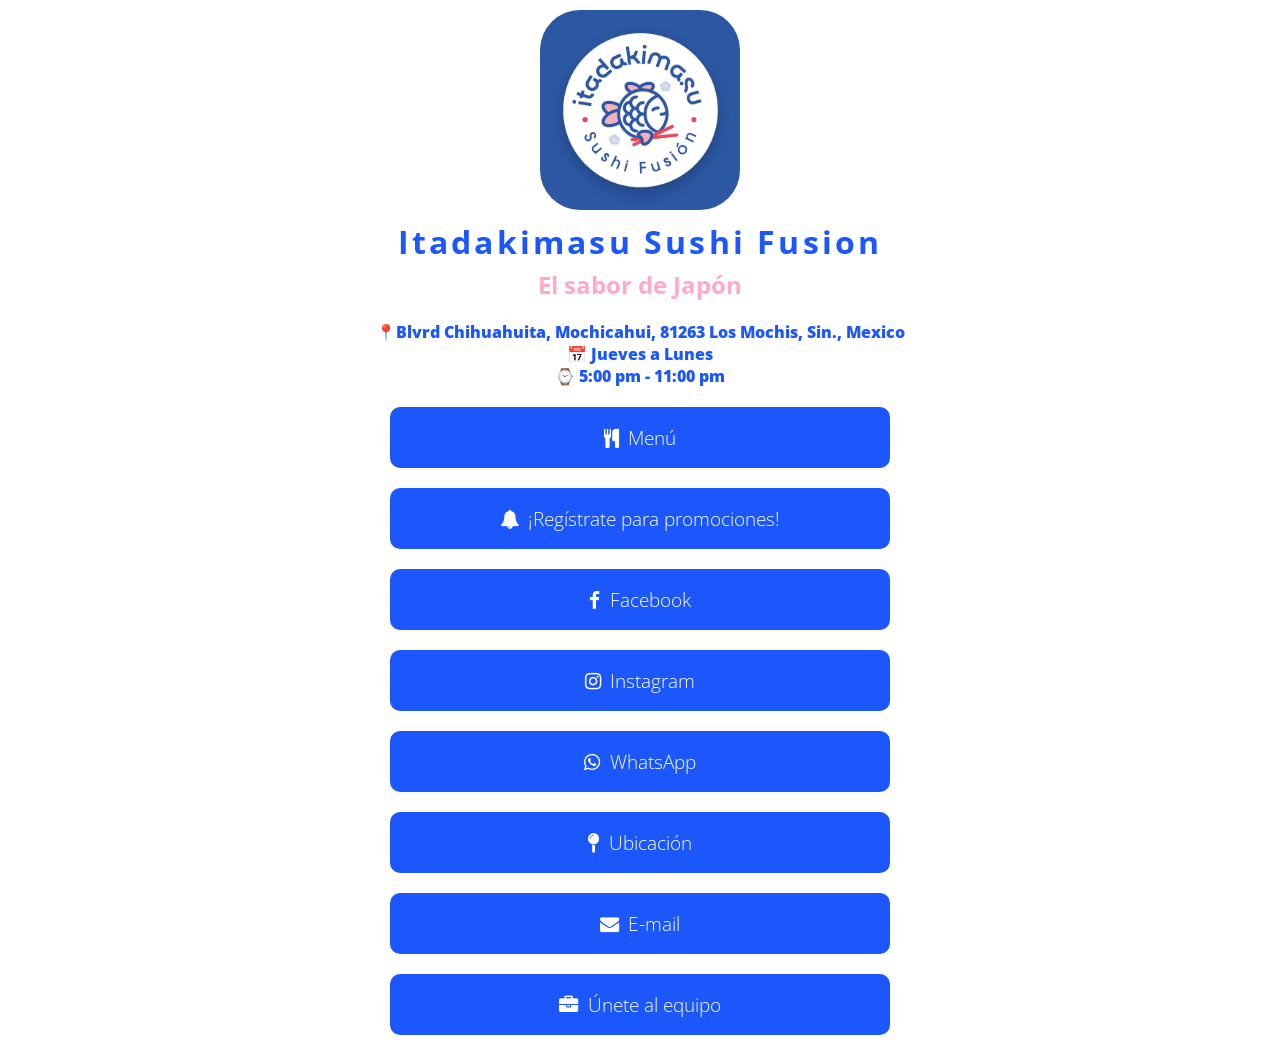
<file: index.html>
<!DOCTYPE html>

<html lang="es">
<head>
  <meta charset="UTF-8" />
  <meta name="description" content="Itadakimasu Sushi Fusión — El sabor de Japón. Ubicados en Los Mochis, Sin. Abierto Jueves a Lunes de 5:00 pm a 11:00 pm." />
  <meta name="viewport" content="width=device-width, initial-scale=1" />
  <title>Itadakimasu Sushi Fusión</title>
  <link rel="stylesheet" href="assets/css/style.css" />
  <link rel="stylesheet" href="assets/css/font-awesome.min.css" />
  <link rel="icon" href="assets/media/favicon.png" type="image/png" />
  <script src="assets/js/script.js" defer></script>
</head>

<body>
  <div id="profile">
    <img id="userPhoto" src="assets/media/profile.png" alt="itadakimasulm's profile picture" />
    <div id="userName">
      <h1>Itadakimasu Sushi Fusion</h1>
      <h2>El sabor de Japón</h2>
      <div>📍Blvrd Chihuahuita, Mochicahui, 81263 Los Mochis, Sin., Mexico</div>
      <div>📅 Jueves a Lunes</div>
      <div>⌚ 5:00 pm - 11:00 pm</div>
    </div>
  </div>
  <div id="links">
    <a class="link" href="assets/media/menu-2026-01-21.pdf" target="_blank" rel="noopener noreferrer"><i class="fa fa-cutlery" aria-hidden="true"></i> Menú</a>
    <button class="link Buzz_animation" id="registrateButton" type="button"><i class="fa fa-bell" aria-hidden="true"></i> ¡Regístrate para promociones!</button>
    <a class="link" href="https://www.facebook.com/people/Itadakimasu-Sushi-Fusi%C3%B3n/61577594511317/" target="_blank" rel="noopener noreferrer"><i class="fa fa-facebook-f" aria-hidden="true"></i> Facebook</a>
    <a class="link" href="https://www.instagram.com/itadakimasulm/" target="_blank" rel="noopener noreferrer"><i class="fa fa-instagram" aria-hidden="true"></i> Instagram</a>
    <a class="link" id="whatsappLink" href="https://wa.me/526681293315?text=Hola%2C%20me%20gustar%C3%ADa%20ordenar" target="_blank" rel="noopener noreferrer"><i class="fa fa-whatsapp" aria-hidden="true"></i> WhatsApp</a>
    <a class="link" href="https://maps.app.goo.gl/S5nDeDx63SUh92Br7" target="_blank" rel="noopener noreferrer"><i class="fa fa-map-pin" aria-hidden="true"></i> Ubicación</a>
    <a class="link" href="mailto:itadakimas.sushi@gmail.com" rel="noopener noreferrer"><i class="fa fa-envelope" aria-hidden="true"></i> E-mail</a>
    <a class="link" href="careers.html" rel="noopener noreferrer"><i class="fa fa-briefcase" aria-hidden="true"></i> Únete al equipo</a>
  </div>

  <!-- Modal Overlay -->
  <div id="modalOverlay"></div>

  <!-- Promo signup modal -->
  <div id="promoModal" role="dialog" aria-modal="true" aria-labelledby="promoTitle">
    <button id="promoClose" type="button" aria-label="Cerrar">&times;</button>

    <h2 id="promoTitle">¡Regístrate para promociones!</h2>
    <p class="promo-copy">
      Déjanos tus datos y sé de los primeros en enterarte de nuestras promociones,
      descuentos y novedades.
    </p>

    <form class="promo-form" id="promoForm">
      <div>
        <label for="promoCorreo">Correo electrónico *</label>
        <input type="email" id="promoCorreo" name="correo" required maxlength="254" autocomplete="email" placeholder="tucorreo@ejemplo.com" />
      </div>

      <div>
        <label for="promoTelefono">Número de teléfono</label>
        <input type="tel" id="promoTelefono" name="telefono" autocomplete="tel"
               inputmode="tel" maxlength="20" pattern="(\D*\d){10,}\D*"
               title="Escribe al menos 10 dígitos, ej. 668 123 4567"
               placeholder="Ej. 668 123 4567" />
      </div>

      <button type="submit" class="submit-btn" id="promoSubmit">Enviar</button>
    </form>

    <div class="form-message" id="promoMessage" role="status" aria-live="polite"></div>
  </div>
</body>

</html>
</file>
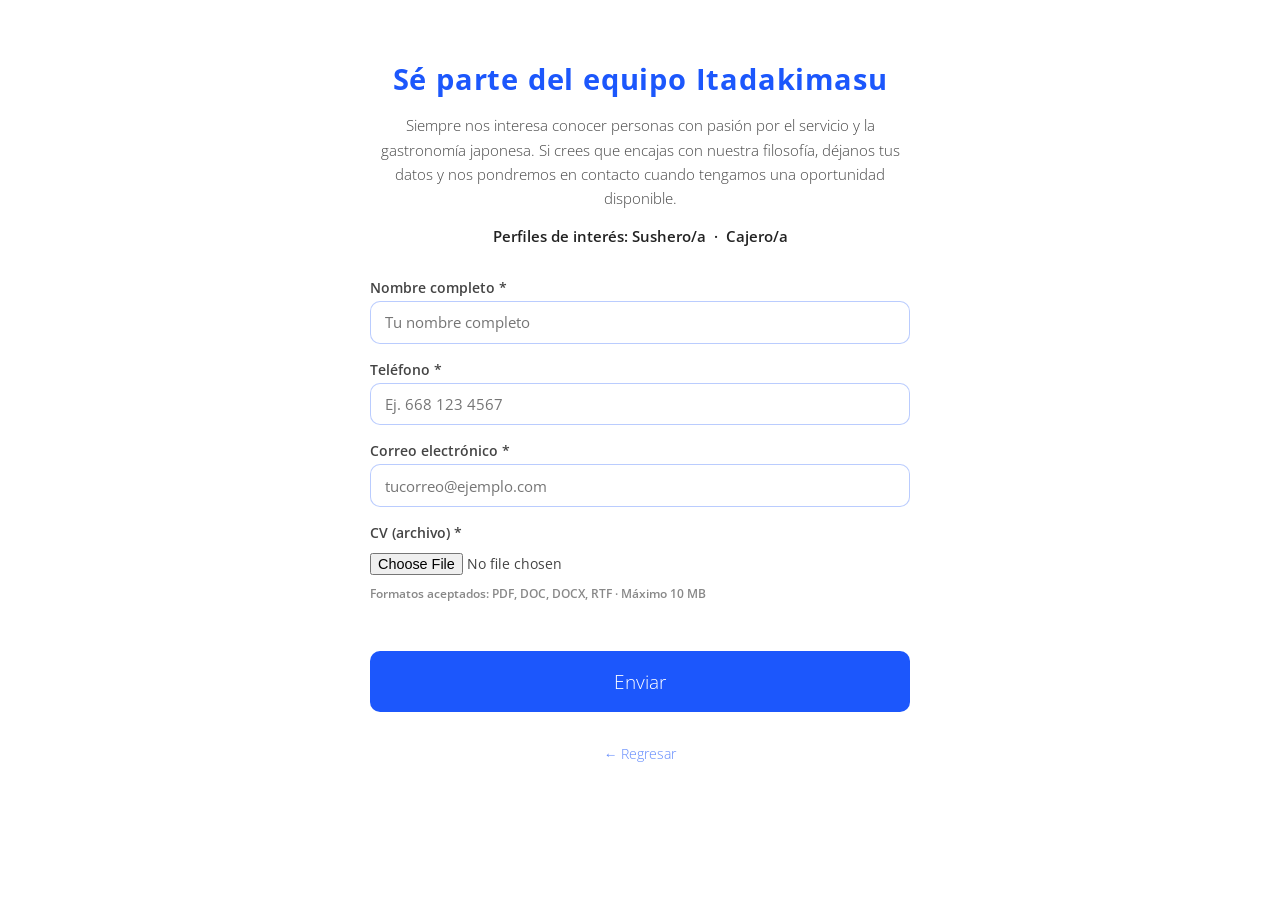
<file: careers.html>
<!DOCTYPE html>
<html lang="es">
<head>
  <meta charset="UTF-8" />
  <meta name="viewport" content="width=device-width, initial-scale=1.0" />
  <title>Únete al equipo — Itadakimasu Sushi Fusión</title>
  <link rel="icon" href="assets/media/favicon.png" type="image/png" />
  <link rel="stylesheet" href="assets/css/style.css" />
  <!-- Cloudflare Turnstile -->
  <script src="https://challenges.cloudflare.com/turnstile/v0/api.js" async defer></script>
  <!-- Clarity analytics + shared site config -->
  <script src="assets/js/script.js" defer></script>
</head>
<body>

  <div class="careers-page">

    <h1>Sé parte del equipo Itadakimasu</h1>

    <p class="tagline">
      Siempre nos interesa conocer personas con pasión por el servicio y la gastronomía japonesa.
      Si crees que encajas con nuestra filosofía, déjanos tus datos y nos pondremos en contacto
      cuando tengamos una oportunidad disponible.
    </p>

    <p class="roles">Perfiles de interés: Sushero/a &nbsp;·&nbsp; Cajero/a</p>

    <form class="careers-form" id="careersForm">

      <div>
        <label for="nombre">Nombre completo *</label>
        <input type="text" id="nombre" name="nombre" required placeholder="Tu nombre completo" />
      </div>

      <div>
        <label for="telefono">Teléfono *</label>
        <input type="tel" id="telefono" name="telefono" required placeholder="Ej. 668 123 4567" />
      </div>

      <div>
        <label for="email">Correo electrónico *</label>
        <input type="email" id="email" name="email" required placeholder="tucorreo@ejemplo.com" />
      </div>

      <div>
        <span class="file-label">CV (archivo) *</span>
        <input
          type="file"
          id="cv"
          name="cv"
          required
          accept=".pdf,.doc,.docx,.rtf"
        />
        <span class="file-hint">Formatos aceptados: PDF, DOC, DOCX, RTF · Máximo 10 MB</span>
      </div>

      <!-- Cloudflare Turnstile widget -->
      <div class="turnstile-wrapper">
        <div class="cf-turnstile" data-sitekey="0x4AAAAAADIa7s30V27Ywbvq" data-language="es" data-theme="light" data-refresh-expired="auto"></div>
      </div>

      <button type="submit" class="submit-btn" id="submitBtn">Enviar</button>

    </form>

    <div class="form-message" id="formMessage"></div>

    <a href="index.html" class="back-link">← Regresar</a>

  </div>

  <script>
    // CAREERS_GAS_URL comes from assets/js/script.js; it's read inside the
    // submit handler, so the deferred script has run by then
    const form = document.getElementById('careersForm');
    const submitBtn = document.getElementById('submitBtn');
    const formMessage = document.getElementById('formMessage');

    const ALLOWED_TYPES = [
      'application/pdf',
      'application/msword',
      'application/vnd.openxmlformats-officedocument.wordprocessingml.document',
      'application/rtf',
      'text/rtf'
    ];
    const ALLOWED_EXTENSIONS = ['.pdf', '.doc', '.docx', '.rtf'];

    function showMessage(text, type) {
      formMessage.textContent = text;
      formMessage.className = 'form-message ' + type;
    }

    function validateFileType(file) {
      const name = file.name.toLowerCase();
      const hasValidExtension = ALLOWED_EXTENSIONS.some(ext => name.endsWith(ext));
      const hasValidType = ALLOWED_TYPES.includes(file.type) || file.type === '';
      return hasValidExtension && hasValidType;
    }

    // A Turnstile token is single-use: after any failed attempt the widget
    // must issue a fresh one or the retry is rejected server-side
    function resetTurnstile() {
      if (window.turnstile) {
        try { window.turnstile.reset(); } catch (_) {}
      }
    }

    function restoreSubmitButton() {
      submitBtn.disabled = false;
      submitBtn.textContent = 'Enviar';
    }

    // If challenges.cloudflare.com is blocked (ad blockers, restricted
    // networks) the widget never renders and the form can't be submitted —
    // tell the user instead of leaving a dead end
    window.addEventListener('load', function () {
      setTimeout(function () {
        if (typeof window.turnstile === 'undefined') {
          const wrapper = document.querySelector('.turnstile-wrapper');
          if (wrapper) {
            wrapper.innerHTML =
              '<p class="turnstile-fallback">No se pudo cargar la verificación de seguridad. ' +
              'Desactiva el bloqueador de anuncios y recarga la página, o envíanos tu CV directamente a ' +
              '<a href="mailto:itadakimas.sushi@gmail.com">itadakimas.sushi@gmail.com</a>.</p>';
          }
        }
      }, 3000);
    });

    form.addEventListener('submit', async function (e) {
      e.preventDefault();

      const nombre = document.getElementById('nombre').value.trim();
      const telefono = document.getElementById('telefono').value.trim();
      const email = document.getElementById('email').value.trim();
      const cvInput = document.getElementById('cv');
      const cvFile = cvInput.files[0];

      if (!nombre || !telefono || !email || !cvFile) {
        showMessage('Por favor completa todos los campos requeridos.', 'error');
        return;
      }

      const telefonoDigits = telefono.replace(/\D/g, '');
      if (telefonoDigits.length < 8 || telefonoDigits.length > 15) {
        showMessage('El teléfono no parece válido. Escribe un número de 10 dígitos, ej. 668 123 4567.', 'error');
        return;
      }

      if (!validateFileType(cvFile)) {
        showMessage('Tipo de archivo no permitido. Por favor sube un PDF, DOC, DOCX o RTF.', 'error');
        return;
      }

      if (cvFile.size > 10 * 1024 * 1024) {
        showMessage('El archivo es demasiado grande. El tamaño máximo es 10 MB.', 'error');
        return;
      }

      const turnstileToken = document.querySelector('[name="cf-turnstile-response"]')?.value;
      if (!turnstileToken) {
        showMessage('Por favor completa la verificación de seguridad.', 'error');
        return;
      }

      submitBtn.disabled = true;
      submitBtn.textContent = 'Enviando...';

      try {
        const fileBase64 = await new Promise((resolve, reject) => {
          const reader = new FileReader();
          reader.onload = () => resolve(reader.result.split(',')[1]);
          reader.onerror = () => reject(new Error('Error al leer el archivo'));
          reader.readAsDataURL(cvFile);
        });

        const payload = {
          nombre,
          telefono,
          email,
          fileName: cvFile.name,
          fileType: cvFile.type || 'application/octet-stream',
          fileData: fileBase64,
          turnstileToken
        };

        // text/plain keeps this a CORS "simple request" (no preflight, which
        // GAS doesn't support); the JSON response is readable because GAS
        // serves Access-Control-Allow-Origin: * on the /exec redirect chain
        const response = await fetch(CAREERS_GAS_URL, {
          method: 'POST',
          headers: { 'Content-Type': 'text/plain;charset=utf-8' },
          body: JSON.stringify(payload)
        });

        if (!response.ok) {
          throw new Error('HTTP ' + response.status);
        }

        const result = await response.json();

        if (result.status === 'ok') {
          form.style.display = 'none';
          showMessage('¡Gracias! Hemos recibido tu información. Nos pondremos en contacto si surge una oportunidad.', 'success');
        } else if (result.status === 'partial') {
          form.style.display = 'none';
          showMessage('Recibimos tus datos, pero tu CV no se pudo guardar. Por favor envíalo a itadakimas.sushi@gmail.com mencionando tu nombre.', 'success');
        } else if (result.message === 'Verificación de seguridad fallida.') {
          showMessage('La verificación de seguridad expiró. Completa de nuevo el recuadro de verificación e intenta otra vez.', 'error');
          resetTurnstile();
          restoreSubmitButton();
        } else {
          showMessage('No se pudo enviar tu solicitud. Por favor intenta de nuevo o escríbenos a itadakimas.sushi@gmail.com.', 'error');
          resetTurnstile();
          restoreSubmitButton();
        }

      } catch (err) {
        showMessage('Ocurrió un error al enviar. Revisa tu conexión e intenta de nuevo.', 'error');
        resetTurnstile();
        restoreSubmitButton();
      }
    });
  </script>

</body>
</html>
</file>
<file: assets/css/style.css>
/* Style Settings */
@import url("https://fonts.googleapis.com/css2?family=Open+Sans:wght@300;400;600&display=swap");

body {
  background-color: rgba(255, 255, 255, 1);
  font-family: "Open Sans", sans-serif;
  font-weight: 600;
}

/* Locks background scroll when modal is open (cross-browser + iOS Safari fix) */
body.modal-open {
  overflow: hidden;
  position: fixed;
  width: 100%;
}

#userPhoto {
  width: 200px;
  height: 200px;
  display: block;
  margin: 10px auto;
  border-radius: 20%;
}

#userName {
  color: rgba(28, 87, 252, 1);
  display: block;
  width: 100%;
  text-align: center;
  text-decoration: none;
  font-weight: bolder;
}

#userName h1 {
  font-size: 2rem;
  letter-spacing: 0.2rem;
  margin: 0 auto;
}

#userName h2 {
  margin-top: 5px;
  text-transform: none;
  color: rgba(252, 41, 133, 0.4);
}

i.fa {
  margin-right: 0.3rem;
}

#links {
  max-width: 500px;
  width: auto;
  display: block;
  margin: 20px auto;
}

.link {
  display: block;
  background-color: rgba(28, 87, 252, 1);
  color: #fff;
  text-align: center;
  margin-bottom: 20px;
  padding: 17px;
  text-decoration: none;
  font-size: 1.2rem;
  font-weight: 300;
  transition: all 0.25s cubic-bezier(0.08, 0.59, 0.29, 0.99);
  border-radius: 10px;
}

.link:hover {
  background-color: rgba(252, 41, 133, 0.3);
  color: #000000;
  border: none;
}

/* The promo trigger is a <button>, not an <a> — match the link buttons */
button.link {
  width: 100%;
  border: none;
  font-family: "Open Sans", sans-serif;
  cursor: pointer;
}

/* Keyframes for slight rotation shaking */
@keyframes slightRotate {
  0%   { transform: rotate(0deg); }
  25%  { transform: rotate(2.5deg); }
  50%  { transform: rotate(-2.5deg); }
  75%  { transform: rotate(2.5deg); }
  100% { transform: rotate(0deg); }
}

@keyframes Buzz_animation {
  0%    { transform: translateX(3px) rotate(1deg); }
  2.5%  { transform: translateX(-3px) rotate(-1deg); }
  5%    { transform: translateX(3px) rotate(1deg); }
  7.5%  { transform: translateX(-3px) rotate(-1deg); }
  10%   { transform: translateX(2px) rotate(1deg); }
  12.5% { transform: translateX(-2px) rotate(-1deg); }
  15%   { transform: translateX(2px) rotate(1deg); }
  17.5% { transform: translateX(-2px) rotate(-1deg); }
  20%   { transform: translateX(1px) rotate(1deg); }
  22.5% { transform: translateX(-1px) rotate(-1deg); }
  25%   { transform: translateX(0) rotate(0); }
}

.rotate {
  animation: slightRotate 0.5s ease-in-out 0s 2 forwards,
    slightRotate 0.5s ease-in-out 3s 2 forwards;
}

.Buzz_animation {
  animation: Buzz_animation 3s linear infinite;
}

.Buzz_animation:active {
  animation: unset;
}

/* ============================================================
   PROMO SIGNUP MODAL (index.html)
   ============================================================ */

/* Dimmed backdrop */
#modalOverlay {
  display: none;
  position: fixed;
  top: 0;
  left: 0;
  width: 100%;
  height: 100%;
  background: rgba(0, 0, 0, 0.7);
  z-index: 999;
}

#modalOverlay.is-open {
  display: block;
}

/* Light card, centered */
#promoModal {
  display: none;
  position: fixed;
  top: 50%;
  left: 50%;
  transform: translate(-50%, -50%);
  z-index: 1000;
  box-sizing: border-box;
  width: 500px;
  max-width: calc(100% - 2rem);
  max-height: 85vh;
  overflow-y: auto;
  -webkit-overflow-scrolling: touch;
  padding: 2rem 1.75rem 1.75rem;
  background: #fff;
  border-radius: 16px;
  box-shadow: 0 10px 40px rgba(0, 0, 0, 0.4);
  text-align: center;
}

#promoModal.is-open {
  display: block;
}

#promoModal h2 {
  margin: 0 0 0.75rem;
  font-size: 1.5rem;
  font-weight: 700;
  color: rgba(28, 87, 252, 1);
  letter-spacing: 0.03rem;
}

#promoModal .promo-copy {
  margin: 0 0 1.5rem;
  font-size: 0.95rem;
  font-weight: 300;
  line-height: 1.6;
  color: #444;
}

/* Close button — top-right of the card */
#promoClose {
  position: absolute;
  top: 10px;
  right: 12px;
  width: 32px;
  height: 32px;
  padding: 0;
  border: none;
  background: transparent;
  color: #9aa0ad;
  font-size: 1.6rem;
  line-height: 1;
  cursor: pointer;
}

#promoClose:hover {
  color: #171b2b;
}

#promoClose:focus-visible {
  outline: 2px solid rgba(28, 87, 252, 1);
  outline-offset: 2px;
  border-radius: 50%;
}

.promo-form {
  display: flex;
  flex-direction: column;
  gap: 1rem;
  text-align: left;
}

.promo-form label {
  display: block;
  margin-bottom: 0.25rem;
  font-size: 0.85rem;
  font-weight: 600;
  color: #444;
}

.promo-form input[type="email"],
.promo-form input[type="tel"] {
  width: 100%;
  padding: 0.65rem 0.85rem;
  border-radius: 10px;
  border: 1px solid rgba(28, 87, 252, 0.3);
  background: #fff;
  color: #222;
  font-size: 0.95rem;
  font-family: "Open Sans", sans-serif;
  box-sizing: border-box;
  transition: border-color 0.2s;
}

.promo-form input[type="email"]:focus,
.promo-form input[type="tel"]:focus {
  outline: none;
  border-color: rgba(28, 87, 252, 1);
}

.promo-form .submit-btn {
  width: 100%;
  padding: 17px;
  margin-top: 0.5rem;
  border: none;
  border-radius: 10px;
  background-color: rgba(28, 87, 252, 1);
  color: #fff;
  font-size: 1.2rem;
  font-weight: 300;
  font-family: "Open Sans", sans-serif;
  cursor: pointer;
  transition: all 0.25s cubic-bezier(0.08, 0.59, 0.29, 0.99);
}

.promo-form .submit-btn:hover {
  background-color: rgba(252, 41, 133, 0.3);
  color: #000;
}

.promo-form .submit-btn:disabled {
  opacity: 0.5;
  cursor: not-allowed;
}

#promoModal .form-message {
  text-align: left;
}

/* After a successful signup the modal collapses to the confirmation alone —
   the heading, the body copy and the form have nothing left to say. */
#promoModal.is-success h2,
#promoModal.is-success .promo-copy,
#promoModal.is-success .promo-form {
  display: none;
}

#promoModal.is-success {
  padding: 2.5rem 1.75rem;
}

#promoModal.is-success .form-message {
  margin-top: 0;
  text-align: center;
  font-size: 1rem;
  line-height: 1.5;
}

@media screen and (max-width: 600px) {
  #promoModal {
    padding: 1.75rem 1.25rem 1.5rem;
  }

  #promoModal h2 {
    font-size: 1.3rem;
  }
}

/* ============================================================
   CAREERS PAGE
   Replace the existing CAREERS PAGE block at the bottom of
   assets/css/style.css with this one
   ============================================================ */

.careers-page {
  padding: 2rem 1rem 4rem;
  max-width: 540px;
  margin: 0 auto;
  text-align: center;
}

.careers-page h1 {
  font-size: 1.8rem;
  font-weight: 700;
  margin-bottom: 0.75rem;
  color: rgba(28, 87, 252, 1);
  letter-spacing: 0.05rem;
}

.careers-page .tagline {
  font-size: 0.95rem;
  color: #444;
  margin-bottom: 0.75rem;
  line-height: 1.6;
  font-weight: 300;
}

.careers-page .roles {
  font-size: 0.95rem;
  font-weight: 600;
  color: #222;
  margin-bottom: 2rem;
}

.careers-form {
  display: flex;
  flex-direction: column;
  gap: 1rem;
  text-align: left;
}

.careers-form label {
  font-size: 0.85rem;
  color: #444;
  margin-bottom: 0.25rem;
  display: block;
  font-weight: 600;
}

.careers-form input[type="text"],
.careers-form input[type="email"],
.careers-form input[type="tel"] {
  width: 100%;
  padding: 0.65rem 0.85rem;
  border-radius: 10px;
  border: 1px solid rgba(28, 87, 252, 0.3);
  background: #fff;
  color: #222;
  font-size: 0.95rem;
  font-family: "Open Sans", sans-serif;
  box-sizing: border-box;
  transition: border-color 0.2s;
}

.careers-form input[type="text"]:focus,
.careers-form input[type="email"]:focus,
.careers-form input[type="tel"]:focus {
  outline: none;
  border-color: rgba(28, 87, 252, 1);
}

.careers-form .file-label {
  font-size: 0.85rem;
  color: #444;
  margin-bottom: 0.25rem;
  display: block;
  font-weight: 600;
}

.careers-form .file-hint {
  font-size: 0.75rem;
  color: #888;
  margin-top: 0.25rem;
}

.careers-form input[type="file"] {
  width: 100%;
  font-size: 0.9rem;
  color: #444;
  padding: 0.4rem 0;
  box-sizing: border-box;
  font-family: "Open Sans", sans-serif;
}

.careers-form .turnstile-wrapper {
  display: flex;
  justify-content: center;
  margin-top: 0.5rem;
}

/* Shown if the Turnstile script fails to load (ad blockers, restricted networks) */
.turnstile-fallback {
  font-size: 0.85rem;
  color: #c0392b;
  background: rgba(220, 80, 80, 0.1);
  border: 1px solid rgba(220, 80, 80, 0.4);
  border-radius: 10px;
  padding: 0.75rem 1rem;
  margin: 0;
  font-weight: 400;
  line-height: 1.5;
}

.turnstile-fallback a {
  color: inherit;
}

.careers-form .submit-btn {
  width: 100%;
  padding: 17px;
  border-radius: 10px;
  border: none;
  background-color: rgba(28, 87, 252, 1);
  color: #fff;
  font-size: 1.2rem;
  font-weight: 300;
  font-family: "Open Sans", sans-serif;
  cursor: pointer;
  transition: all 0.25s cubic-bezier(0.08, 0.59, 0.29, 0.99);
  margin-top: 0.5rem;
}

.careers-form .submit-btn:hover {
  background-color: rgba(252, 41, 133, 0.3);
  color: #000;
}

.careers-form .submit-btn:disabled {
  opacity: 0.5;
  cursor: not-allowed;
}

.form-message {
  margin-top: 1.25rem;
  font-size: 0.9rem;
  padding: 0.75rem 1rem;
  border-radius: 10px;
  display: none;
}

.form-message.success {
  background: rgba(100, 200, 120, 0.15);
  border: 1px solid rgba(100, 200, 120, 0.5);
  color: #2a7a3b;
  display: block;
}

.form-message.error {
  background: rgba(220, 80, 80, 0.1);
  border: 1px solid rgba(220, 80, 80, 0.4);
  color: #c0392b;
  display: block;
}

.back-link {
  display: inline-block;
  margin-top: 2rem;
  font-size: 0.85rem;
  color: rgba(28, 87, 252, 1);
  text-decoration: none;
  opacity: 0.7;
  font-weight: 300;
}

.back-link:hover {
  opacity: 1;
}
</file>
